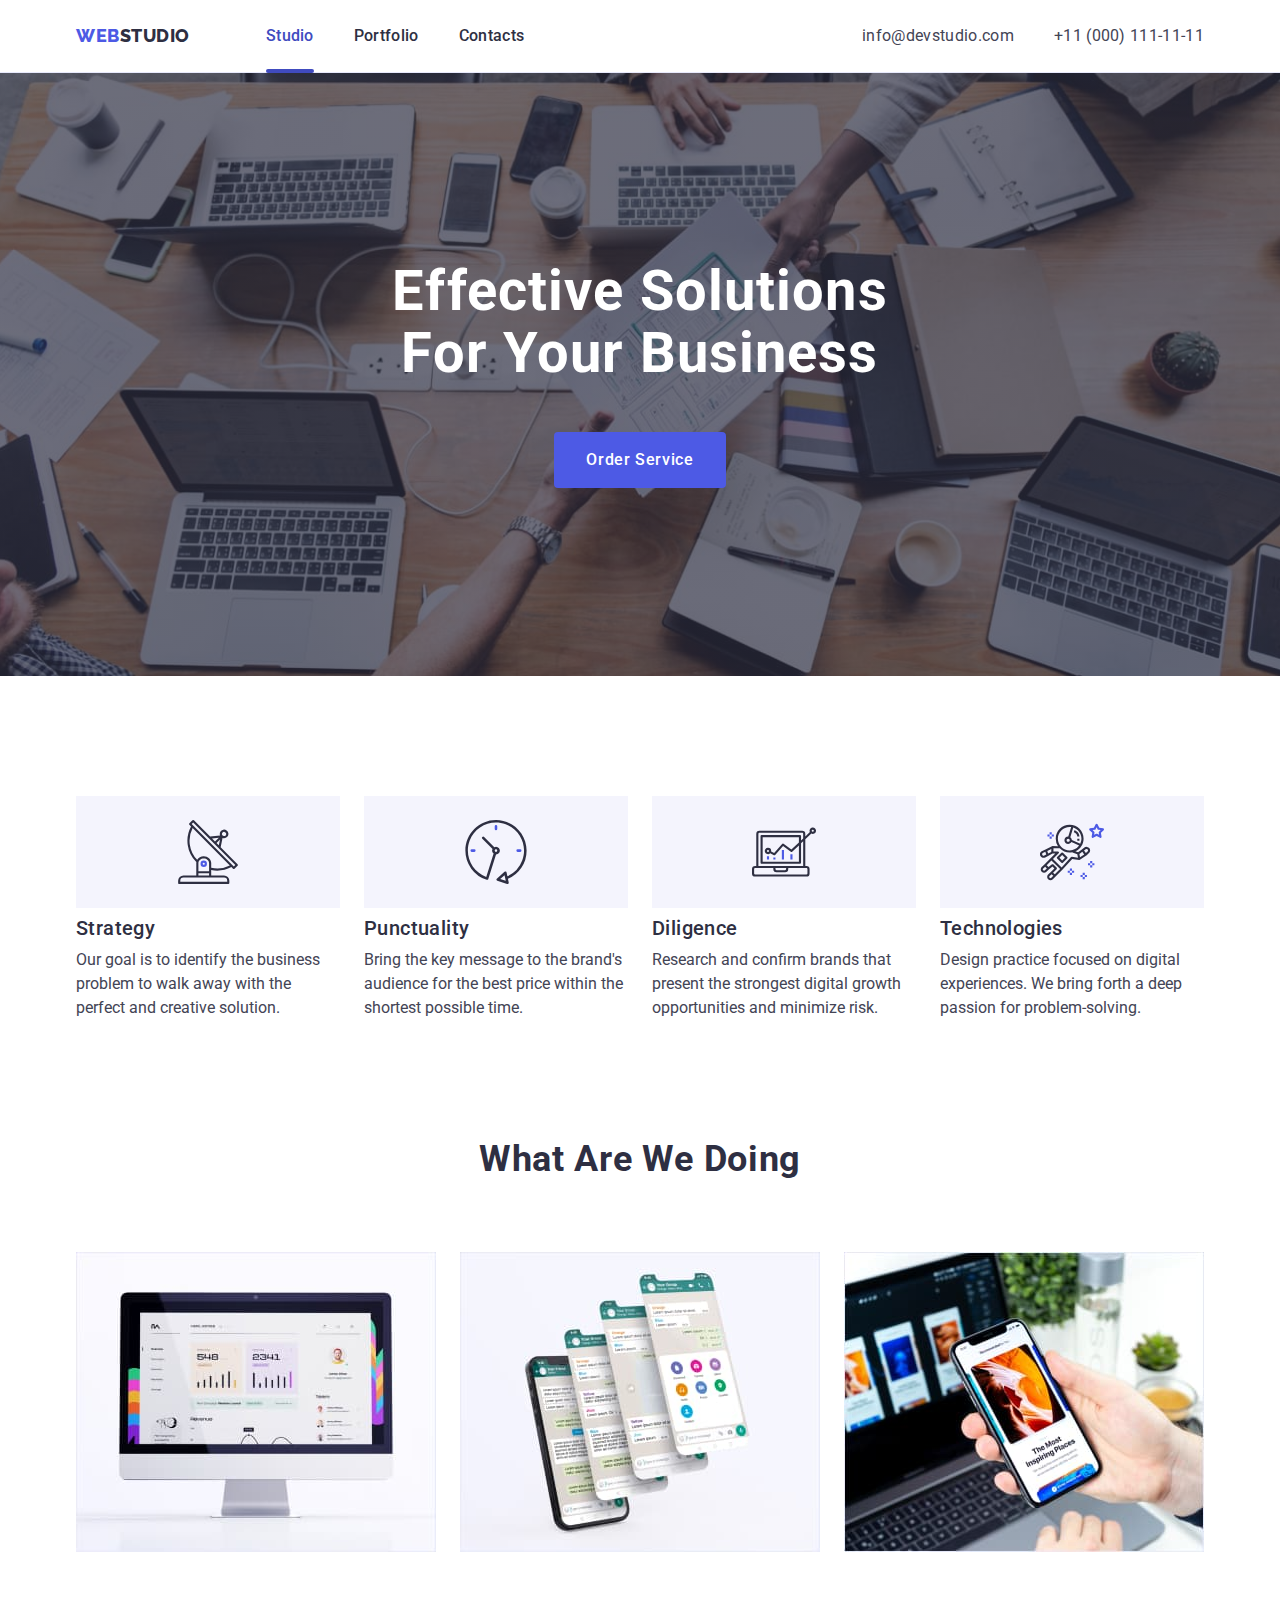
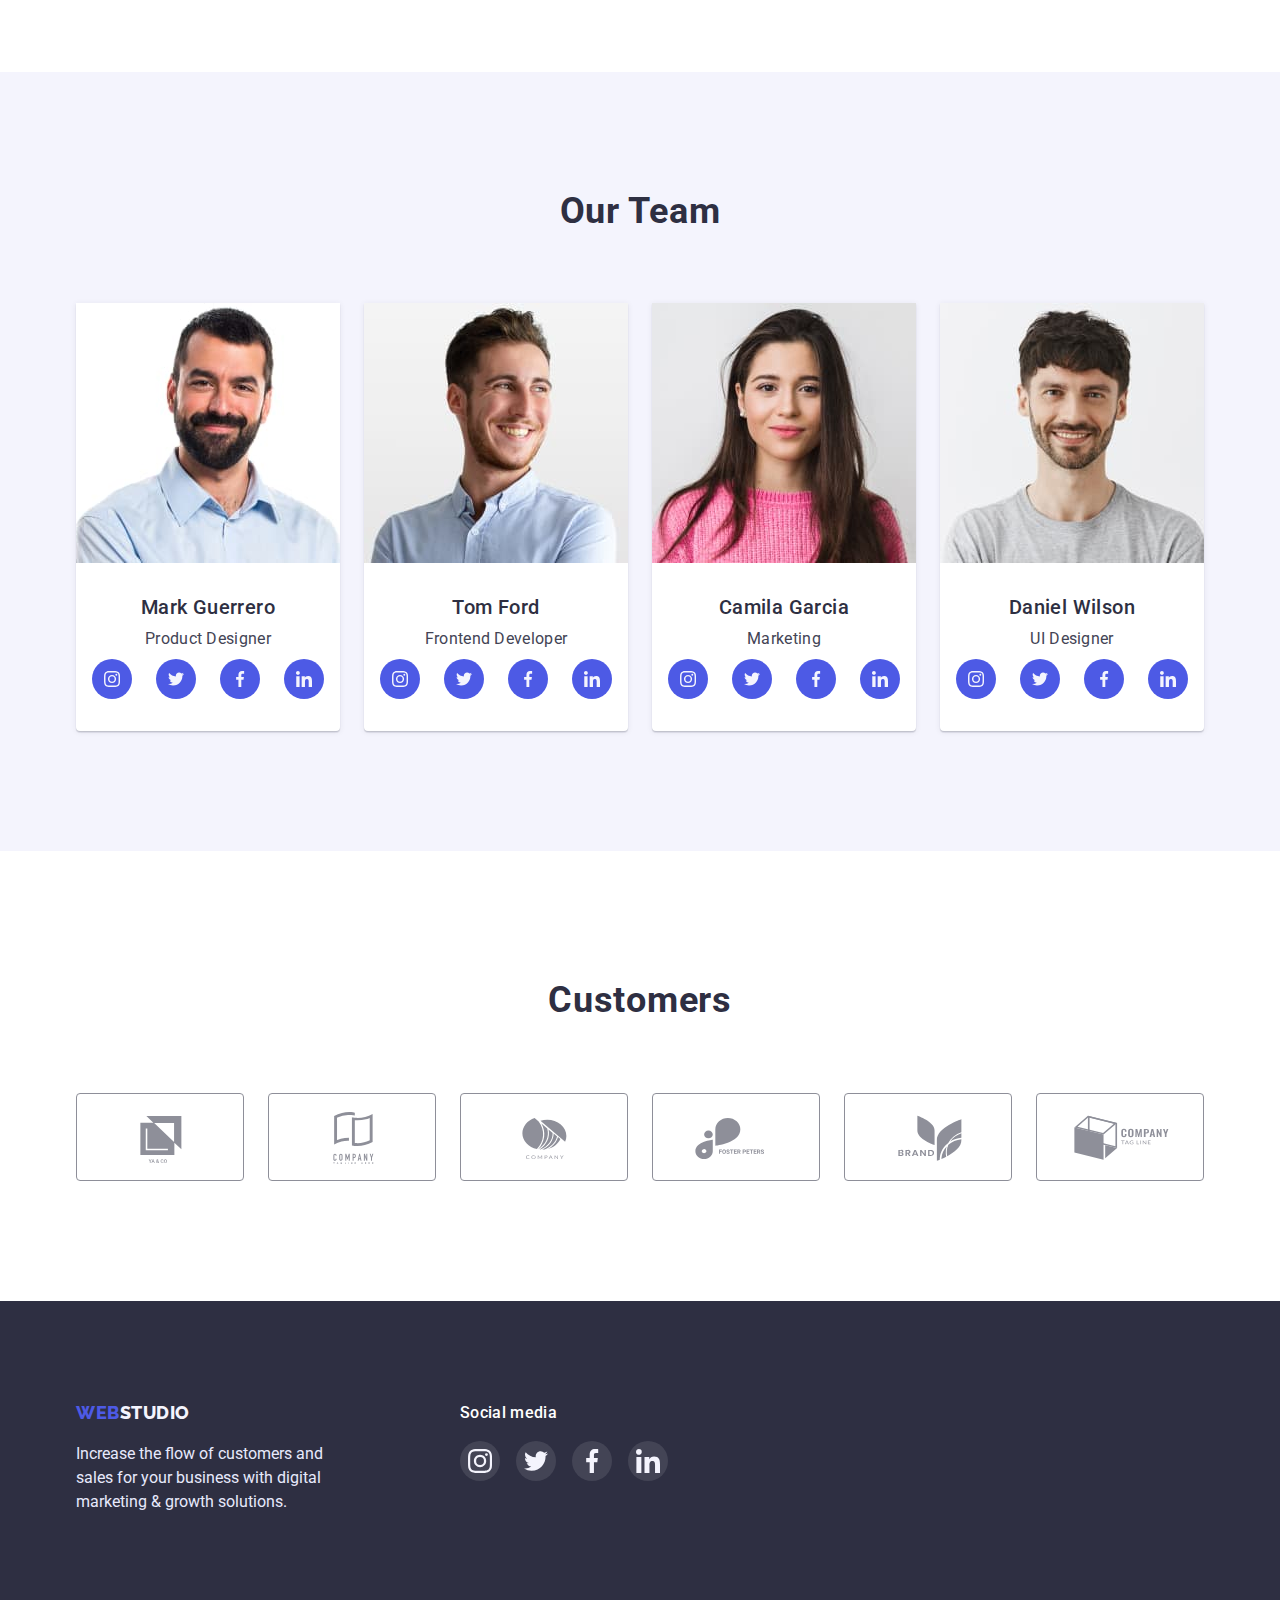
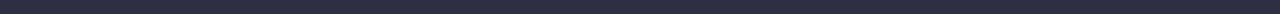
<file: index.html>
<!DOCTYPE html>
<html lang="en">
  <head>
    <meta charset="UTF-8" />
    <meta http-equiv="X-UA-Compatible" content="IE=edge" />
    <meta name="viewport" content="width=device-width, initial-scale=1.0" />
    <title>Webstudio</title>
    <link rel="preconnect" href="https://fonts.googleapis.com" />
    <link rel="preconnect" href="https://fonts.gstatic.com" crossorigin />
    <link
      href="https://fonts.googleapis.com/css2?family=Raleway:wght@800&family=Roboto:wght@400;500;700;900&display=swap"
      rel="stylesheet"
    />
    <link
      rel="stylesheet"
      href="https://cdn.jsdelivr.net/npm/modern-normalize@1.1.0/modern-normalize.min.css"
    />
    <link rel="stylesheet" href="./css/styles.css" />
  </head>
  <body>
    <header class="header">
      <div class="container main-header">
        <nav class="nav-header">
          <a href="./index.html" class="logo link"
            ><span class="accent">Web</span>Studio</a
          >
          <ul class="site-nav list">
            <li class="nav-list">
              <a href="" class="nav-link current link">Studio
              </a>
            </li>
            <li class="nav-list">
              <a href="./portfolio.html" class="nav-link link">Portfolio</a>
            </li>
            <li class="nav-list">
              <a href="./contacts.html" class="nav-link link">Contacts</a>
            </li>
          </ul>
        </nav>
        <address class="address">
          <ul class="site-auth list">
            <li class="contacts">
              <a href="mailto:info@devstudio.com" class="letter link"
                >info@devstudio.com</a
              >
            </li>
            <li class="contacts">
              <a href="tel:+110001111111" class="phone link"
                >+11 (000) 111-11-11</a
              >
            </li>
          </ul>
        </address>
      </div>
    </header>
    <main>
      <section class="section-hero">
        <div class="container">
          <h1 class="section-title">Effective Solutions for Your Business</h1>
          <button type="button" class="primary-button" data-modal-open>Order Service</button>
        </div>
      </section>
      <section class="section-team">
        <div class="container">
          <h2 class="visually-hidden section-second-title">components</h2>
          <ul class="component-title list">
            <li class="team-list">
              <div class="team-picture">
                <svg width="64" height="64">
                  <use href="./images/icons.svg#icon-antenna-1"></use>
                </svg>
              </div>
              <h3 class="components-item">Strategy</h3>
              <p class="components-text">
                Our goal is to identify the business problem to walk away with
                the perfect and creative solution.
              </p>
            </li>
            <li class="team-list">
              <div class="team-picture">
                <svg width="64" height="64">
                  <use href="./images/icons.svg#icon-clock-1"></use>
                </svg>
              </div>
              <h3 class="components-item">Punctuality</h3>
              <p class="components-text">
                Bring the key message to the brand's audience for the best price
                within the shortest possible time.
              </p>
            </li>
            <li class="team-list">
              <div class="team-picture">
                <svg width="64" height="64">
                  <use href="./images/icons.svg#icon-diagram-1"></use>
                </svg>
              </div>
              <h3 class="components-item">Diligence</h3>
              <p class="components-text">
                Research and confirm brands that present the strongest digital
                growth opportunities and minimize risk.
              </p>
            </li>
            <li class="team-list">
              <div class="team-picture">
                <svg width="64" height="64">
                  <use href="./images/icons.svg#icon-astronaut-1"></use>
                </svg>
              </div>
              <h3 class="components-item">Technologies</h3>
              <p class="components-text">
                Design practice focused on digital experiences. We bring forth a
                deep passion for problem-solving.
              </p>
            </li>
          </ul>
        </div>
      </section>

      <section class="section-work">
        <div class="container">
          <h2 class="section-second-title">What are we doing</h2>
          <ul class="items list">
            <li class="work-item">
              <img src="./images/img1.jpg" alt="monitor" width="360" />
            </li>
            <li class="work-item">
              <img src="./images/img2.jpg" alt="phone" width="360" />
            </li>
            <li class="work-item">
              <img src="./images/img3.jpg" alt="phone in hand" width="360" />
            </li>
          </ul>
        </div>
      </section>

      <section class="section-staff-block">
        <div class="container">
          <h2 class="section-second-title-team">Our Team</h2>
          <ul class="section-list-staff list">
            <li class="section-staff">
              <img
                src="./images/img4.jpg"
                alt="photo Mark Guerrero"
                width="264"
              />
              <div class="card-list">
                <h3 class="section-staff-name">Mark Guerrero</h3>
                <p class="section-desc">Product Designer</p>
                <ul class="site-list list">
                  <li class="site-icon">
                    <a href="" class="site-link"
                      ><svg class="site-icon-size" width="16" height="16">
                        <use
                          href="./images/icons.svg#icon-instagram-2"
                        ></use></svg
                    ></a>
                  </li>
                  <li class="site-icon">
                    <a href="" class="site-link"
                      ><svg class="site-icon-size" width="16" height="16">
                        <use
                          href="./images/icons.svg#icon-twitter-1"
                        ></use></svg
                    ></a>
                  </li>
                  <li class="site-icon">
                    <a href="" class="site-link"
                      ><svg class="site-icon-size" width="16" height="16">
                        <use
                          href="./images/icons.svg#icon-facebook-1"
                        ></use></svg
                    ></a>
                  </li>
                  <li class="site-icon">
                    <a href="" class="site-link"
                      ><svg class="site-icon-size" width="16" height="16">
                        <use
                          href="./images/icons.svg#icon-linkedin-1"
                        ></use></svg
                    ></a>
                  </li>
                </ul>
              </div>
            </li>
            <li class="section-staff">
              <img src="./images/img5.jpg" alt="photo Tom Ford" width="264" />
              <div class="card-list">
                <h3 class="section-staff-name">Tom Ford</h3>
                <p class="section-desc">Frontend Developer</p>
                <ul class="site-list list">
                  <li class="site-icon">
                    <a href="" class="site-link"
                      ><svg class="site-icon-size" width="16" height="16">
                        <use
                          href="./images/icons.svg#icon-instagram-2"
                        ></use></svg
                    ></a>
                  </li>
                  <li class="site-icon">
                    <a href="" class="site-link"
                      ><svg class="site-icon-size" width="16" height="16">
                        <use
                          href="./images/icons.svg#icon-twitter-1"
                        ></use></svg
                    ></a>
                  </li>
                  <li class="site-icon">
                    <a href="" class="site-link"
                      ><svg class="site-icon-size" width="16" height="16">
                        <use
                          href="./images/icons.svg#icon-facebook-1"
                        ></use></svg
                    ></a>
                  </li>
                  <li class="site-icon">
                    <a href="" class="site-link"
                      ><svg class="site-icon-size" width="16" height="16">
                        <use
                          href="./images/icons.svg#icon-linkedin-1"
                        ></use></svg
                    ></a>
                  </li>
                </ul>
              </div>
            </li>
            <li class="section-staff">
              <img
                src="./images/img6.jpg"
                alt="photo Camila Garcia"
                width="264"
              />
              <div class="card-list">
                <h3 class="section-staff-name">Camila Garcia</h3>
                <p class="section-desc">Marketing</p>
                <ul class="site-list list">
                  <li class="site-icon">
                    <a href="" class="site-link"
                      ><svg class="site-icon-size" width="16" height="16">
                        <use
                          href="./images/icons.svg#icon-instagram-2"
                        ></use></svg
                    ></a>
                  </li>
                  <li class="site-icon">
                    <a href="" class="site-link"
                      ><svg class="site-icon-size" width="16" height="16">
                        <use
                          href="./images/icons.svg#icon-twitter-1"
                        ></use></svg
                    ></a>
                  </li>
                  <li class="site-icon">
                    <a href="" class="site-link"
                      ><svg class="site-icon-size" width="16" height="16">
                        <use
                          href="./images/icons.svg#icon-facebook-1"
                        ></use></svg
                    ></a>
                  </li>
                  <li class="site-icon">
                    <a href="" class="site-link"
                      ><svg class="site-icon-size" width="16" height="16">
                        <use
                          href="./images/icons.svg#icon-linkedin-1"
                        ></use></svg
                    ></a>
                  </li>
                </ul>
              </div>
            </li>
            <li class="section-staff">
              <img
                src="./images/img7.jpg"
                alt="photo Daniel Wilson"
                width="264"
              />
              <div class="card-list">
                <h3 class="section-staff-name">Daniel Wilson</h3>
                <p class="section-desc">UI Designer</p>
                <ul class="site-list list">
                  <li class="site-icon">
                    <a href="" class="site-link"
                      ><svg class="site-icon-size" width="16" height="16">
                        <use
                          href="./images/icons.svg#icon-instagram-2"
                        ></use></svg
                    ></a>
                  </li>
                  <li class="site-icon">
                    <a href="" class="site-link"
                      ><svg class="site-icon-size" width="16" height="16">
                        <use
                          href="./images/icons.svg#icon-twitter-1"
                        ></use></svg
                    ></a>
                  </li>
                  <li class="site-icon">
                    <a href="" class="site-link"
                      ><svg class="site-icon-size" width="16" height="16">
                        <use
                          href="./images/icons.svg#icon-facebook-1"
                        ></use></svg
                    ></a>
                  </li>
                  <li class="site-icon">
                    <a href="" class="site-link"
                      ><svg class="site-icon-size" width="16" height="16">
                        <use
                          href="./images/icons.svg#icon-linkedin-1"
                        ></use></svg
                    ></a>
                  </li>
                </ul>
              </div>
            </li>
          </ul>
        </div>
      </section>
      <section class="section-customers">
        <div class="container">
          <h2 class="customers-title">Customers</h2>
          <ul class="customers-logo list">
            <li class="customers-item">
              <a class="customers-link" href="">
                <svg
                  class="customers-icon"
                  width="104" height="56"
                >
                  <use href="./images/icons.svg#icon-Logo"></use>
                </svg>
              </a>
            </li>
            <li class="customers-item">
              <a class="customers-link" href="">
                <svg class="customers-icon" width="104" height="56">
                  <use href="./images/icons.svg#icon-Logo-1"></use>
                </svg>
              </a>
            </li>
            <li class="customers-item">
              <a class="customers-link" href="">
                <svg class="customers-icon" width="104" height="56">
                  <use href="./images/icons.svg#icon-Logo-2"></use>
                </svg>
              </a>
            </li>
            <li class="customers-item">
              <a class="customers-link" href=""
                ><svg class="customers-icon" width="104" height="56">
                  <use href="./images/icons.svg#icon-Logo-3"></use></svg
              ></a>
            </li>
            <li class="customers-item">
              <a class="customers-link" href=""
                ><svg class="customers-icon" width="104" height="56">
                  <use href="./images/icons.svg#icon-Logo-4"></use></svg
              ></a>
            </li>
            <li class="customers-item">
              <a class="customers-link" href=""
                ><svg class="customers-icon" width="104" height="56">
                  <use href="./images/icons.svg#icon-Logo-5"></use></svg
              ></a>
            </li>
          </ul>
        </div>
      </section>
    </main>
    <footer class="footer">
      <div class="container footer-section">
        <div class="footer-content">
          <a href="./index.html" class="logo link"
            ><span class="accent">Web</span
            ><span class="accent-footer">Studio</span></a
          >
          <p class="footer-text">
            Increase the flow of customers and sales for your business with
            digital marketing & growth solutions.
          </p>
        </div>
        <div class="footer-contact">
          <b class="footer-contact-title">Social media</b>
          <ul class="footer-list list">
            <li class="footer-list-item"><a class="footer-link" href="">
              <svg class="footer-item-svg" width="24"
              height="24">
                <use href="./images/icons.svg#icon-instagram-2"></use>
              </svg>
            </a></li>
            <li class="footer-list-item"><a class="footer-link" href="">
              <svg class="footer-item-svg" width="24"
              height="24">
                <use href="./images/icons.svg#icon-twitter-1"></use>
              </svg>
            </a></li>
            <li class="footer-list-item"><a class="footer-link" href="">
              <svg class="footer-item-svg" width="24"
              height="24">
                <use href="./images/icons.svg#icon-facebook-1"></use>
              </svg>
            </a></li>
            <li class="footer-list-item"><a class="footer-link" href="">
              <svg class="footer-item-svg" width="24"
              height="24" >
                <use href="./images/icons.svg#icon-linkedin-1"></use>
              </svg>
            </a></li>
          </ul>
        </div>
      </div>
    </footer>
    
    <div  class="backdrop is-hidden" data-modal>
      <div class="modal">
          <button type="button" class="modal-btn" data-modal-close >
            <svg class="modal-svg"  width="8" height="8">
            <use href="./images/icons.svg#icon-close"
           ></use>
          </svg></button>
      </div> 
    </div>

    
    <script src="./js/modal.js"></script>
  </body>
</html>
</file>
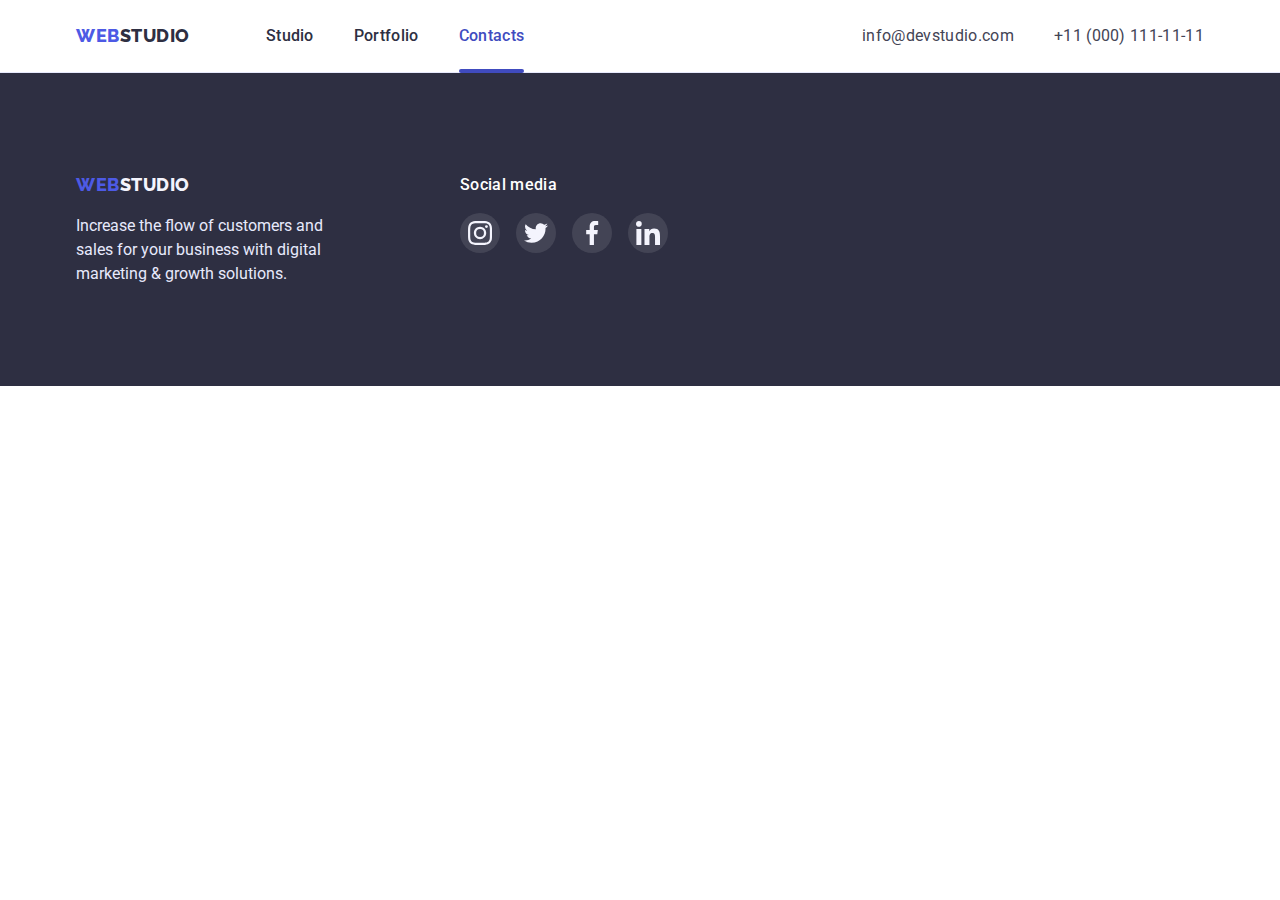
<file: contacts.html>
<!DOCTYPE html>
<html lang="en">
    <head>
        <meta charset="UTF-8" />
        <meta http-equiv="X-UA-Compatible" content="IE=edge" />
        <meta name="viewport" content="width=device-width, initial-scale=1.0" />
        <title>Webstudio</title>
        <link rel="preconnect" href="https://fonts.googleapis.com" />
        <link rel="preconnect" href="https://fonts.gstatic.com" crossorigin />
        <link
          href="https://fonts.googleapis.com/css2?family=Raleway:wght@800&family=Roboto:wght@400;500;700;900&display=swap"
          rel="stylesheet"
        />
        <link
          rel="stylesheet"
          href="https://cdn.jsdelivr.net/npm/modern-normalize@1.1.0/modern-normalize.min.css"
        />
        <link rel="stylesheet" href="./css/styles.css" />
      </head>
      <body>
        <header class="header">
            <div class="container main-header">
              <nav class="nav-header">
                <a href="./index.html" class="logo link"
                  ><span class="accent">Web</span>Studio</a
                >
                <ul class="site-nav list">
                  <li class="nav-list">
                    <a href="./index.html" class="nav-link link">Studio
                    </a>
                  </li>
                  <li class="nav-list">
                    <a href="./portfolio.html" class="nav-link link">Portfolio</a>
                  </li>
                  <li class="nav-list">
                    <a href="./index.html" class="nav-link current link">Contacts</a>
                  </li>
                </ul>
              </nav>
              <address class="address">
                <ul class="site-auth list">
                  <li class="contacts">
                    <a href="mailto:info@devstudio.com" class="letter link"
                      >info@devstudio.com</a
                    >
                  </li>
                  <li class="contacts">
                    <a href="tel:+110001111111" class="phone link"
                      >+11 (000) 111-11-11</a
                    >
                  </li>
                </ul>
              </address>
            </div>
          </header>
          <main></main>
        <footer class="footer">
            <div class="container footer-section">
              <div class="footer-content">
                <a href="./index.html" class="logo link"
                  ><span class="accent">Web</span
                  ><span class="accent-footer">Studio</span></a
                >
                <p class="footer-text">
                  Increase the flow of customers and sales for your business with
                  digital marketing & growth solutions.
                </p>
              </div>
              <div class="footer-contact">
                <b class="footer-contact-title">Social media</b>
                <ul class="footer-list list">
                  <li class="footer-list-item"><a class="footer-link" href="">
                    <svg class="footer-item-svg" width="24"
                    height="24">
                      <use href="./images/icons.svg#icon-instagram-2"></use>
                    </svg>
                  </a></li>
                  <li class="footer-list-item"><a class="footer-link" href="">
                    <svg class="footer-item-svg" width="24"
                    height="24">
                      <use href="./images/icons.svg#icon-twitter-1"></use>
                    </svg>
                  </a></li>
                  <li class="footer-list-item"><a class="footer-link" href="">
                    <svg class="footer-item-svg" width="24"
                    height="24">
                      <use href="./images/icons.svg#icon-facebook-1"></use>
                    </svg>
                  </a></li>
                  <li class="footer-list-item"><a class="footer-link" href="">
                    <svg class="footer-item-svg" width="24"
                    height="24" >
                      <use href="./images/icons.svg#icon-linkedin-1"></use>
                    </svg>
                  </a></li>
                </ul>
              </div>
            </div>
          </footer>
      </body>
</file>
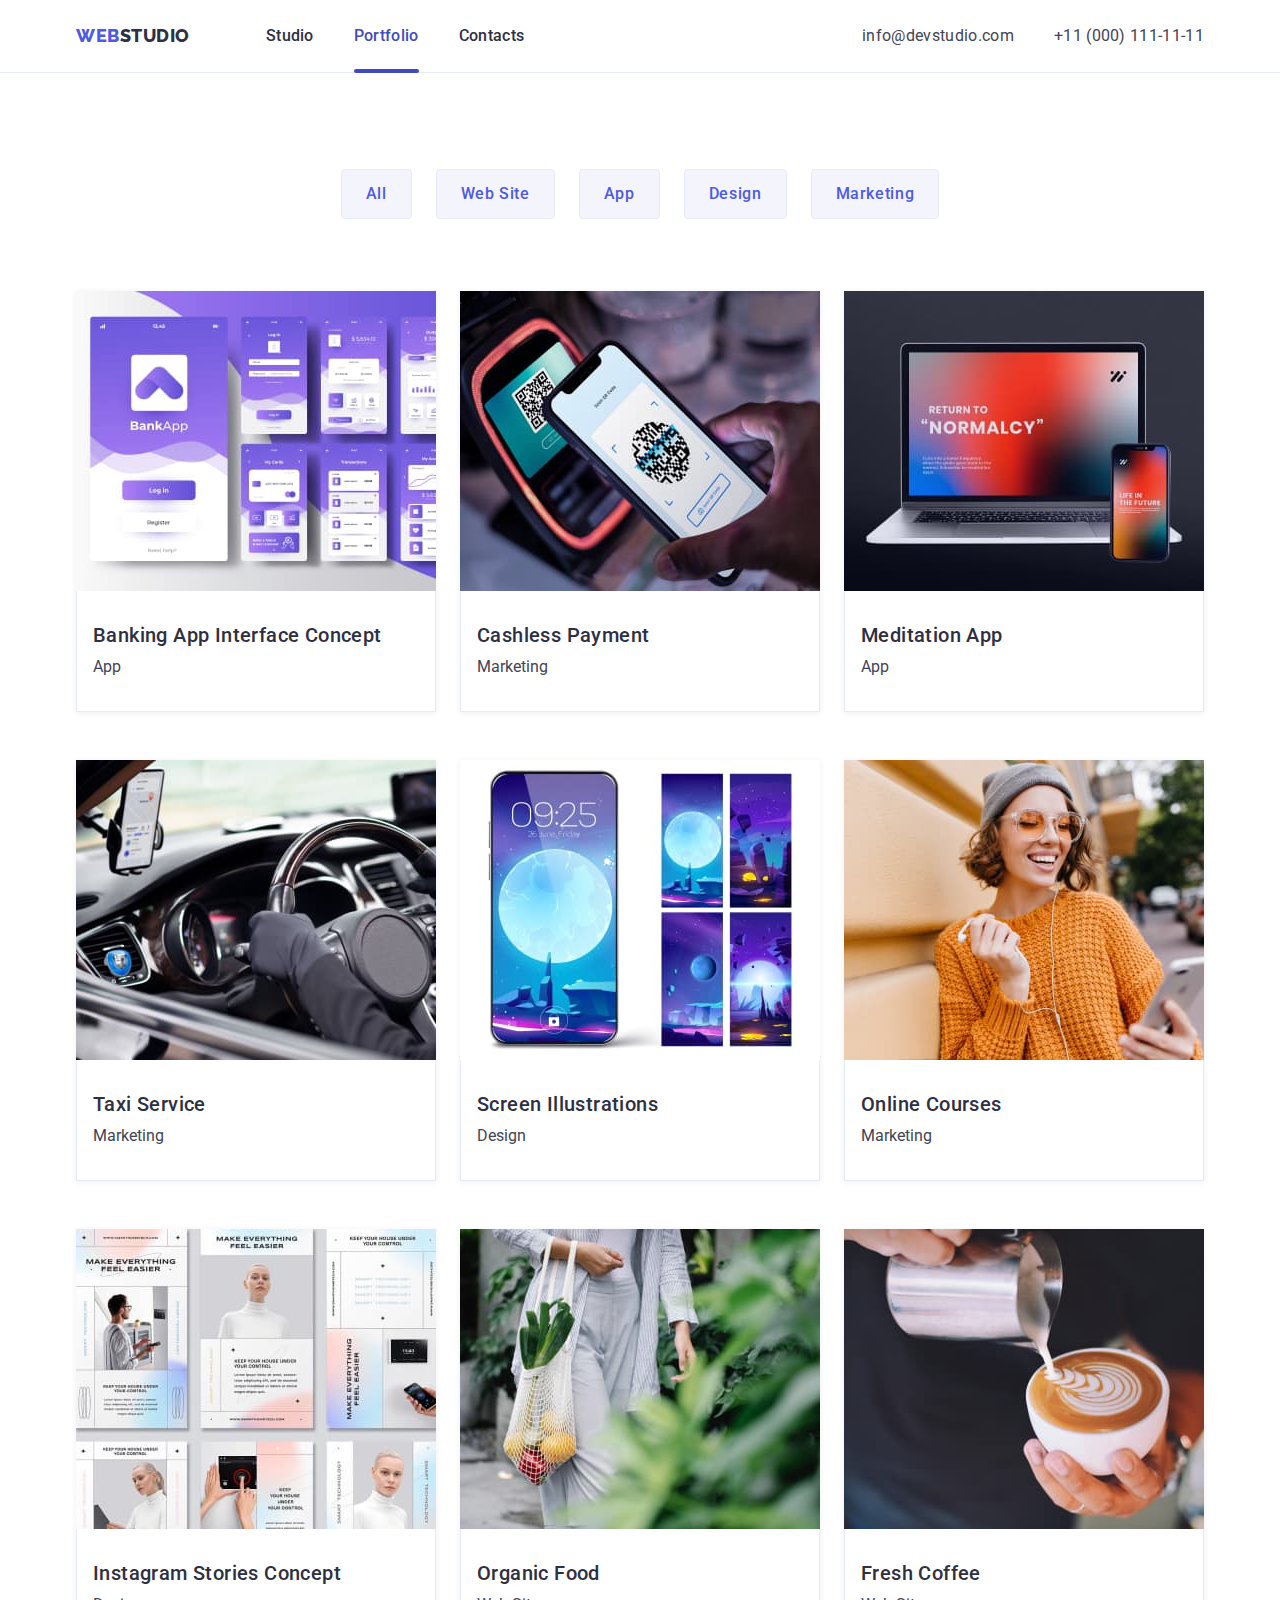
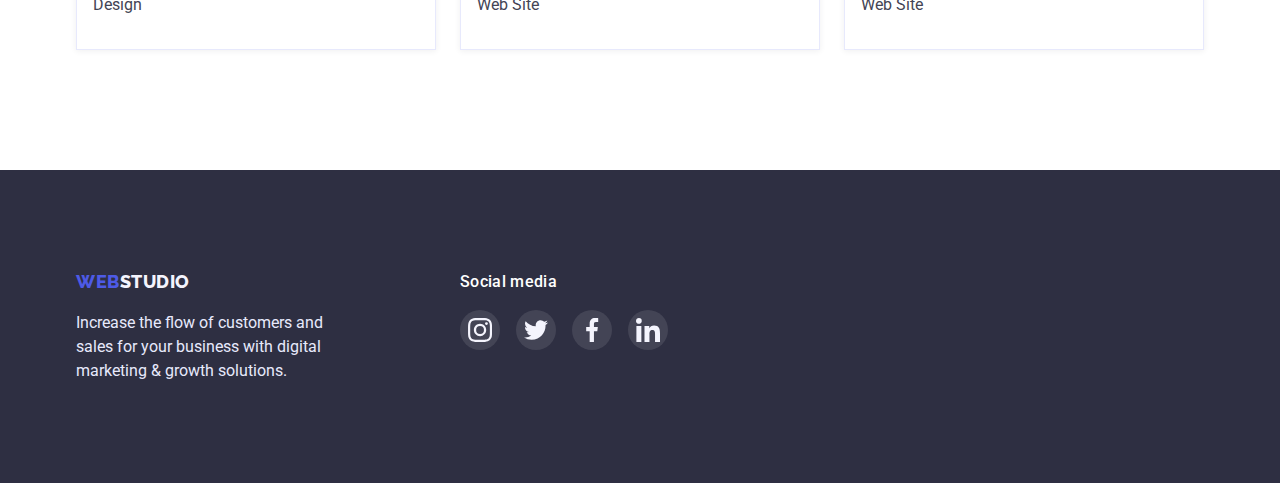
<file: portfolio.html>
<!DOCTYPE html>
<html lang="en">
  <head>
    <meta charset="UTF-8" />
    <meta http-equiv="X-UA-Compatible" content="IE=edge" />
    <meta name="viewport" content="width=device-width, initial-scale=1.0" />
    <title>Webstudio</title>
    <link rel="preconnect" href="https://fonts.googleapis.com" />
    <link rel="preconnect" href="https://fonts.gstatic.com" crossorigin />
    <link
      href="https://fonts.googleapis.com/css2?family=Raleway:wght@800&family=Roboto:wght@400;500;700;900&display=swap"
      rel="stylesheet"
    />
    <link
      rel="stylesheet"
      href="https://cdn.jsdelivr.net/npm/modern-normalize@1.1.0/modern-normalize.min.css"
    />
    <link rel="stylesheet" href="./css/styles.css" />
  </head>
  <body>
    <header class="header">
      <div class="container main-header">
        <nav class="nav-header">
          <a href="./index.html" class="logo link"
            ><span class="accent">Web</span>Studio</a
          >
          <ul class="site-nav list">
            <li class="nav-list">
              <a href="./index.html" class="nav-link link ">Studio</a>
            </li>
            <li class="nav-list">
              <a href="" class="nav-link current link">Portfolio</a>
            </li>
            <li class="nav-list">
              <a href="./contacts.html" class="nav-link link">Contacts</a>
            </li>
          </ul>
        </nav>
        <address class="address">
          <ul class="site-auth list">
            <li class="contacts">
              <a href="mailto:info@devstudio.com" class="letter link"
                >info@devstudio.com</a
              >
            </li>
            <li class="contacts">
              <a href="tel:+110001111111" class="phone link"
                >+11 (000) 111-11-11</a
              >
            </li>
          </ul>
        </address>
      </div>
    </header>
    <main>
      <section class="section-portfolio">
        <div class="container">
          <h1 class="visually-hidden">Portfolio</h1>
          <ul class="button-list list">
            <li class="second-button">
              <button type="button" class="button">All</button>
            </li>
            <li class="second-button">
              <button type="button" class="button">Web Site</button>
            </li>
            <li class="second-button">
              <button type="button" class="button">App</button>
            </li>
            <li class="second-button">
              <button type="button" class="button">Design</button>
            </li>
            <li class="second-button">
              <button type="button" class="button">Marketing</button>
            </li>
          </ul>
          <ul class="section-site list">
            <li class="item">
              <a href="" class="link-card link">
                <div class="product-thumb">
                  <img 
                    src="./images/card-1.jpg"
                    alt="banking interface"
                    width="360"
                  />
                <div class="overlay">
                  <p class="overlay-text">14 Stylish and User-Friendly App Design Concepts · Task Manager App · Calorie Tracker App · Exotic Fruit Ecommerce App · Cloud Storage App</p>
                </div>
                </div>
                <div class="portfolio-description">
                  <h2 class="components-item">Banking App Interface Concept</h2>
                  <p class="component-text">App</p>
                </div>
              </a>
            </li>
            <li class="item">
              <a href="" class="link-card link">
                <div class="product-thumb">
                  <img
                    src="./images/card-2.jpg"
                    alt="phone in hand"
                    width="360"
                  />
                  <div class="overlay">
                    <p class="overlay-text">14 Stylish and User-Friendly App Design Concepts · Task Manager App · Calorie Tracker App · Exotic Fruit Ecommerce App · Cloud Storage App</p>
                  </div>
                </div>
                <div class="portfolio-description">
                  <h2 class="components-item">Cashless Payment</h2>
                  <p class="component-text">Marketing</p>
                </div>
              </a>
            </li>
            <li class="item">
              <a href="" class="link-card link">
                <div class="product-thumb">
                  <img
                    src="./images/card-3.jpg"
                    alt="notebook and phone"
                    width="360"
                  />
                  <div class="overlay">
                    <p class="overlay-text">14 Stylish and User-Friendly App Design Concepts · Task Manager App · Calorie Tracker App · Exotic Fruit Ecommerce App · Cloud Storage App</p>
                  </div>
                </div>
                <div class="portfolio-description">
                  <h2 class="components-item">Meditation App</h2>
                  <p class="component-text">App</p>
                </div>
              </a>
            </li>
            <li class="item">
              <a href="" class="link-card link">
                <div class="product-thumb">
                  <img
                    src="./images/card-4.jpg"
                    alt="car steering wheel"
                    width="360"
                  />
                  <div class="overlay">
                    <p class="overlay-text">14 Stylish and User-Friendly App Design Concepts · Task Manager App · Calorie Tracker App · Exotic Fruit Ecommerce App · Cloud Storage App</p>
                  </div>
                </div>
                <div class="portfolio-description">
                  <h2 class="components-item">Taxi Service</h2>
                  <p class="component-text">Marketing</p>
                </div>
              </a>
            </li>
            <li class="item">
              <a href="" class="link-card link">
                <div class="product-thumb">
                  <img src="./images/card-5.jpg" alt="phone screen" width="360" />
                  <div class="overlay">
                    <p class="overlay-text">14 Stylish and User-Friendly App Design Concepts · Task Manager App · Calorie Tracker App · Exotic Fruit Ecommerce App · Cloud Storage App</p>
                  </div>
                </div>
                <div class="portfolio-description">
                  <h2 class="components-item">Screen Illustrations</h2>
                  <p class="component-text">Design</p>
                </div>
              </a>
            </li>
            <li class="item">
              <a href="" class="link-card link">
                <div class="product-thumb">
                  <img
                    src="./images/card-6.jpg"
                    alt="the girl smiles"
                    width="360"
                  />
                  <div class="overlay">
                    <p class="overlay-text">14 Stylish and User-Friendly App Design Concepts · Task Manager App · Calorie Tracker App · Exotic Fruit Ecommerce App · Cloud Storage App</p>
                  </div>
                </div>
                <div class="portfolio-description">
                  <h2 class="components-item">Online Courses</h2>
                  <p class="component-text">Marketing</p>
                </div>
              </a>
            </li>
            <li class="item">
              <a href="" class="link-card link">
                <div class="product-thumb">
                  <img
                    src="./images/card-7.jpg"
                    alt="Instagram page design"
                    width="360"
                  />
                  <div class="overlay">
                    <p class="overlay-text">14 Stylish and User-Friendly App Design Concepts · Task Manager App · Calorie Tracker App · Exotic Fruit Ecommerce App · Cloud Storage App</p>
                  </div>
                </div>
                <div class="portfolio-description">
                  <h2 class="components-item">Instagram Stories Concept</h2>
                  <p class="component-text">Design</p>
                </div>
              </a>
            </li>
            <li class="item">
              <a href="" class="link-card link">
                <div class="product-thumb">
                  <img
                    src="./images/card-8.jpg"
                    alt="a woman with a bag of vegetables"
                    width="360"
                  />
                  <div class="overlay">
                    <p class="overlay-text">14 Stylish and User-Friendly App Design Concepts · Task Manager App · Calorie Tracker App · Exotic Fruit Ecommerce App · Cloud Storage App</p>
                  </div>
                </div>
                <div class="portfolio-description">
                  <h2 class="components-item">Organic Food</h2>
                  <p class="component-text">Web Site</p>
                </div>
              </a>
            </li>
            <li class="item">
              <a href="" class="link-card link">
                <div class="product-thumb">
                  <img
                    src="./images/card-9.jpg"
                    alt="Cup of coffee"
                    width="360"
                  />
                  <div class="overlay">
                    <p class="overlay-text">14 Stylish and User-Friendly App Design Concepts · Task Manager App · Calorie Tracker App · Exotic Fruit Ecommerce App · Cloud Storage App</p>
                  </div>
                </div>
                <div class="portfolio-description">
                  <h2 class="components-item">Fresh Coffee</h2>
                  <p class="component-text">Web Site</p>
                </div>
              </a>
            </li>
          </ul>
        </div>
      </section>
    </main>
    <footer class="footer">
      <div class="container footer-section">
        <div class="footer-content">
          <a href="./index.html" class="logo link"
            ><span class="accent">Web</span
            ><span class="accent-footer">Studio</span></a
          >
          <p class="footer-text">
            Increase the flow of customers and sales for your business with
            digital marketing & growth solutions.
          </p>
        </div>
        <div class="footer-contact">
          <b class="footer-contact-title">Social media</b>
          <ul class="footer-list list">
            <li class="footer-list-item">
              <a class="footer-link" href="">
                <svg class="footer-item-svg" width="24" height="24">
                  <use href="./images/icons.svg#icon-instagram-2"></use>
                </svg>
              </a>
            </li>
            <li class="footer-list-item">
              <a class="footer-link" href="">
                <svg class="footer-item-svg" width="24" height="24">
                  <use href="./images/icons.svg#icon-twitter-1"></use>
                </svg>
              </a>
            </li>
            <li class="footer-list-item">
              <a class="footer-link" href="">
                <svg class="footer-item-svg" width="24" height="24">
                  <use href="./images/icons.svg#icon-facebook-1"></use>
                </svg>
              </a>
            </li>
            <li class="footer-list-item">
              <a class="footer-link" href="">
                <svg class="footer-item-svg" width="24" height="24">
                  <use href="./images/icons.svg#icon-linkedin-1"></use>
                </svg>
              </a>
            </li>
          </ul>
        </div>
      </div>
    </footer>
    
  </body>
</html>
</file>
<file: css/styles.css>
:root {
    --background-white-color:#FFFFFF;
    --color-hover:#404BBF;
    --color-main-text:#434455;
    --color-accent:#4D5AE5;
    --color-second-text:#2E2F42;
    --color-second-white: #F4F4FD;
    --color-border:#8E8F99;
    --hover-transition: 250ms cubic-bezier(0.4, 0, 0.2, 1);
}

body {
    background-color:var(--background-white-color) ;
    color:var(--color-main-text);
    font-family:'Roboto',sans-serif;   
    font-size: 16px;
    line-height: 1.5;  
}
.container {
    max-width: 1158px;
    padding: 0 15px;
    margin: 0 auto; 
}

.list {
    list-style:none ;
}

.link {
    text-decoration: none;
}

.visually-hidden {
    position: absolute;
    white-space: nowrap;
    width: 1px;
    height: 1px;
    overflow: hidden;
    border: 0;
    padding: 0;
    clip: rect(0 0 0 0);
    clip-path: inset(50%);
    margin: -1px;
}

h1,
h2,
h3,
p {
    margin: 0;
}

ul {
    margin: 0;
    padding: 0;
}
img {
    display: block;
    max-width: 100%;
    height: auto;
}

/*----------------------------------HEADER*/
.header {
    border-bottom: 1px solid #E7E9FC;
}

.main-header {
    display: flex;
    align-items: center;
    justify-content:space-between;
}

.nav-header { 
    display: flex;
    align-items: center;
}

.accent {
    color:var(--color-accent);
}

.logo {
    color: var(--color-second-text);
    font-family: 'Raleway';
    font-weight: 800;
    font-size: 18px;
    line-height: 1.3;
    letter-spacing: 0.03em;
    text-transform: uppercase;      
}

.nav-header .logo {
    padding-top: 24px;
    padding-bottom: 24px;
}

.site-nav {
    display: flex;
    margin-left: 76px;
}

.site-nav .nav-list:not(:last-child) {
    margin-right: 40px;
}


.site-nav .nav-link {
    display: block;
    padding-top: 24px;
    padding-bottom: 24px;
    transition: color var(--hover-transition);
}

.site-nav .nav-link {
    color: var(--color-second-text);
    font-weight: 500; 
    font-size: 16px;
    line-height: 1.5;
    letter-spacing: 0.02em;   
       
}

.site-nav .nav-link:hover,
.site-nav .nav-link:focus {
    color: var(--color-hover);
}

.nav-link.current {
    position: relative;
    color: var(--color-hover);
}
.current::after {
    position: absolute;
    display: block;
    content: '';
    width: 100%;
    height: 4px;
    left: 0;
    bottom: -1px;
    border-radius: 2px;
    background-color: var(--color-hover);
    transition: color var(--hover-transition);
}


.icon-line {
   display: flex ;
   align-items: end;
}
.address {
    font-style: normal;
    letter-spacing: 0.02em; 
}

.site-auth {
    display: flex;
    align-items: center; 
}

.letter,
.component-text {
    color: var(--color-main-text);   
}

.letter {
    display: block;
    padding-top: 24px;
    padding-bottom: 24px;
    transition: color  var(--hover-transition);
    
}

.site-auth .letter:hover,
.site-auth .letter:focus {
    color: var(--color-hover)
}

.phone {
    color: var(--color-main-text);
    display: block;
    padding-top: 24px;
    padding-bottom: 24px;
    transition: color var(--hover-transition);
}
.site-auth .phone:hover,
.site-auth .phone:focus {
    color: var(--color-hover);
}
.contacts:not(:last-child) {
    margin-right: 40px;
}
/* ----------------------------------HERO */
.section-hero {
    background-color: var(--color-second-text);  
    padding-top: 188px;
    padding-bottom: 188px;
    margin-left: auto;
    margin-right: auto;
    text-align: center;
    max-width: 1440px;
    background-image:linear-gradient(to right, rgba(46, 47, 66, 0.7),
    rgba(46, 47, 66, 0.7)),
     url('../images/people-office.jpg');
    background-size: cover;
    background-position: center;
    background-repeat: no-repeat;
}
        


.section-title {
    color: var(--background-white-color);
    font-size: 56px;
    line-height: 1.1;
    letter-spacing: 0.02em;
    text-align: center;
    text-transform: capitalize;
    width: 496px;
    margin-left: auto;
    margin-right: auto;
    margin-bottom: 48px;       
}


/* ------------------------BUTTON PRIMARY */
.primary-button {
    background-color: var(--color-accent);
    color: var(--background-white-color);
    cursor: pointer;
    font-family: inherit;
    font-weight: 500;
    font-size: 16px;
    line-height: 1.5;
    letter-spacing: 0.04em;
    border: none;
    text-align: center;

    border-radius: 4px;
    padding: 16px 32px;
    min-width: 169px;
    min-height: 56px; 
    transition: background-color var(--hover-transition),
    color var(--hover-transition); 
            
}

.primary-button:hover,
.primary-button:focus {
    background-color: var(--color-hover);
    color:var(--background-white-color)
}
/*----------------------------SECTION-WORK*/
.section-team {
    padding-top: 120px;
    padding-bottom: 120px;
}

.section-second-title {
    color:var(--color-second-text) ;
    font-size: 36px;
    line-height: 1.1;
    letter-spacing: 0.02em;
    text-transform: capitalize;
    text-align: center;

    margin-bottom: 72px;     
}

.component-title {
    display: flex;    
}

.component-title .team-list:not(:last-child) {
    margin-right: 24px;   
}

.team-list {
width: calc((100% - 72px) / 4);
}

.team-picture {
    display: flex;
    align-items: center;
    justify-content: center;
    width: 264px;
    height: 112px;
    margin-bottom: 8px;
    background-color: var(--color-second-white);
}
/* ------------------------------OUR-TEAM */
.items {
    display:flex;   
}

.work-item:not(:last-child) {
    margin-right: 24px;
}

.work-item {
width: calc((100% - 48px) / 3);
}
.section-list-staff {
    display: flex;
}

.section-second-title-team { 
    color:var(--color-second-text) ;
    font-size: 36px;
    line-height: 1.1;
    letter-spacing: 0.02em;
    text-transform: capitalize;
    text-align: center;

    margin-bottom: 72px;
}

.section-staff-name,
.components-item {
    color:var(--color-second-text) ;
    font-weight: 500;
    font-size: 20px;
    line-height: 1.2;
    letter-spacing: 0.02em;
        
    margin-top: 0;
    margin-bottom: 8px;
}
        
.section-staff-block {
    background-color:var(--color-second-white);

    padding-bottom: 120px;
    padding-top: 120px;
}

.section-staff {
    background-color: var(--background-white-color);  
    width:calc((100% - 3 * 24px) / 4) ;  
    box-shadow: 0px 1px 6px rgba(46, 47, 66, 0.08),
    0px 1px 1px rgba(46, 47, 66, 0.16),
    0px 2px 1px rgba(46, 47, 66, 0.08);
   border-radius: 0px 0px 4px 4px;   
}

.section-staff:not(:last-child) {
    margin-right: 24px;
   
}

.site-list {
    display: flex;
    gap: 24px;
    justify-content:space-between;

}

.site-icon {
    width: 40px;
    height: 40px;   
}
.site-link{
    display: flex;
    justify-content: center;
    align-items: center;
    width: 100%;
    height: 100%;
    background: #4D5AE5;
    border-radius: 50%;
    transition: background-color var(--hover-transition);
    
  
    
}

.site-link:hover,
.site-link:focus {
    background-color: var(--color-hover);
}


.card-list {
    text-align: center;
    padding: 32px 16px; 
}

.section-desc {
    letter-spacing: 0.02em; 
    margin-bottom: 8px;  
}

.section-work {
    padding-bottom: 120px;
}
/* -----------------------------PORTFOLIO */
.section-portfolio {
    padding-top: 96px;
    padding-bottom: 120px;
}

.section-site {
    display: flex;
    flex-wrap: wrap;
    row-gap: 48px;
    column-gap: 24px;   
}

.item {
    flex-basis: calc((100% - 2 * 24px) / 3);
    box-shadow: 0px 1px 6px rgba(46, 47, 66, 0.08);
       
}
/* --------------------------------OVERLaY */
.product-thumb {
    position: relative;
    overflow: hidden;  
}
.overlay{
    position: absolute;
    left: 0;
    top: 0;
    width: 100%;
    height: 100%;
    padding: 40px 32px 164px 32px;
    background-color: var(--color-accent);
    transform: translateY(100%);
    transition: transform var(--hover-transition);
         
}

.link-card:hover .overlay, .link-card:focus .overlay {
    transform: translateY(0);
}
 .overlay-text {
    font-weight: 400;
    font-size: 16px;
    line-height: 1.5;
    letter-spacing: 0.02em;
    color: var(--color-second-white);
}

.link-card {
    display: block;
    transition: box-shadow var(--hover-transition);
}

.link-card:hover,
.link-card:focus {
    box-shadow: 0px 1px 6px rgba(46, 47, 66, 0.08),
                0px 1px 1px rgba(46, 47, 66, 0.16),
                0px 2px 1px rgba(46, 47, 66, 0.08)
}

.portfolio-description {
    border: 1px solid #E7E9FC;  
    border-top: none;
    padding: 32px 16px ; 
}
/* ------------------------------------------BUTTON */
.button {
    background-color: var(--color-second-white);
    color: var(--color-accent);
    cursor: pointer;
    font-family: 'Roboto';
    font-weight: 500;
    font-size: 16px;
    line-height: 1.5;
    text-align: center;
    letter-spacing: 0.04em;

    border-radius: 4px;
    border: 1px solid #E7E9FC;
    padding:12px 24px;
    transition: background-color var(--hover-transition),
    color var(--hover-transition), border-color var(--hover-transition),
    box-shadow var(--hover-transition) ;
}

.button:hover,
.button:focus {
    background-color:var(--color-hover);
    color:var(--background-white-color);
    border-color: transparent;
    box-shadow: 0px 3px 1px rgba(0, 0, 0, 0.1), 0px 2px 1px rgba(0, 0, 0, 0.08),
     0px 2px 2px rgba(0, 0, 0, 0.12);
}

.button-list {
   display: flex;
   justify-content: center;
   margin-bottom: 72px;
}

.button-list .second-button:not(:last-child) {
    margin-right: 24px;
}
/* -----------------------------------------CUSTOMERS*/
.section-customers {
    padding-top: 130px;
    padding-bottom: 120px;
}

.customers-title {
    color: var(--color-second-text);
    font-size: 36px;
    line-height: 1.1;
    text-align: center;
    letter-spacing: 0.02em;
    margin-bottom: 72px;
}
.customers-logo {
    display: flex;
    gap: 24px;
}
.customers-item {
    width: 168px;
    height: 88px;   
}
.customers-link {
    display: flex;
    justify-content: center;
    align-items: center;
    width: 100%;
    height: 100%; 
    border: 1px solid var(--color-border);
    border-radius: 4px;
    fill: var(--color-border); 
    transition: fill var(--hover-transition),
    border-color var(--hover-transition);
     
}
.customers-link:hover,
.customers-link:focus {
    fill:var(--color-hover);
    border-color: var(--color-hover);
}

/*--------------------==----------------------FOOTER */

.footer {
    background-color: var(--color-second-text);
    padding-top: 100px; 
    padding-bottom: 100px;
    
}
.footer-section {
    display: flex;
}


.accent-footer {
    color:var(--color-second-white) ;
}

.footer-text {
    color: #E7E9FC;
    display: block;
    width: 264px;
    margin-right: 120px;
    margin-top: 16px;
}
.footer-contact-title {
    display: block;
    font-weight: 500;
    font-size: 16px;
    line-height: 1.5;
    letter-spacing: 0.02em;
    color:var(--background-white-color);

}
.footer-contact {
    width: 208px;
    height: 80px;
}
.footer-list {
    display: flex;
    width: 208px;
    height: 40px;
    margin-top: 16px;
    gap: 16px;

}
.footer-list-item {
    width: calc((100% - 3 * 16px) / 4);
    height: 40px;
    
    
}
.footer-link {
   display: flex;
   width: 100%;
   height: 100%;
   justify-content: center;
   align-items: center;
   fill: var(--color-second-white);
   background: rgba(255, 255, 255, 0.1);
   border-radius: 50%;
   transition: background-color var(--hover-transition);
   
   

}
.footer-link:hover,
.footer-link:focus {
    background-color: #31D0AA;
}
/* -----------------------------------------MODaL*/
.backdrop.is-hidden {
    opacity: 0;
    pointer-events: none;   
    visibility: hidden;
}
.backdrop {
    position: fixed;
    z-index: 100; 
    top: 0;
    left: 0;
    width: 100%;
    height:100%;
    background-color:rgba(46, 47, 66, 0.4);
    transition: visibility var(--hover-transition),
     opacity var(--hover-transition);  
    
}
.modal {
    position:absolute;
    width: 408px;
    height: 576px;
    left: 50%;
    top: 50%;
    transform: translate(-50%, -50%);
    opacity: 1; 
    background: #FCFCFC;
    box-shadow: 0px 1px 1px rgba(0, 0, 0, 0.14), 0px 1px 3px rgba(0, 0, 0, 0.12), 0px 2px 1px rgba(0, 0, 0, 0.2);
    border-radius: 4px;

}

.modal-btn {
    position: absolute;
    display: flex;
    align-items: center;
    justify-content: center;
    padding: 0;
    width: 24px;
    height: 24px;
    top: 24px;
    right: 24px;
    background: #E7E9FC;
    border: 1px solid rgba(0, 0, 0, 0.1);
    border-radius: 50%;
    cursor: pointer;  
    fill: #000000;
    transition: background-color var(--hover-transition),
    fill var(--hover-transition);
}
.modal-btn:hover,
.modal-btn:focus {
    background: var(--color-hover);
    fill: var(--background-white-color);
}
</file>
